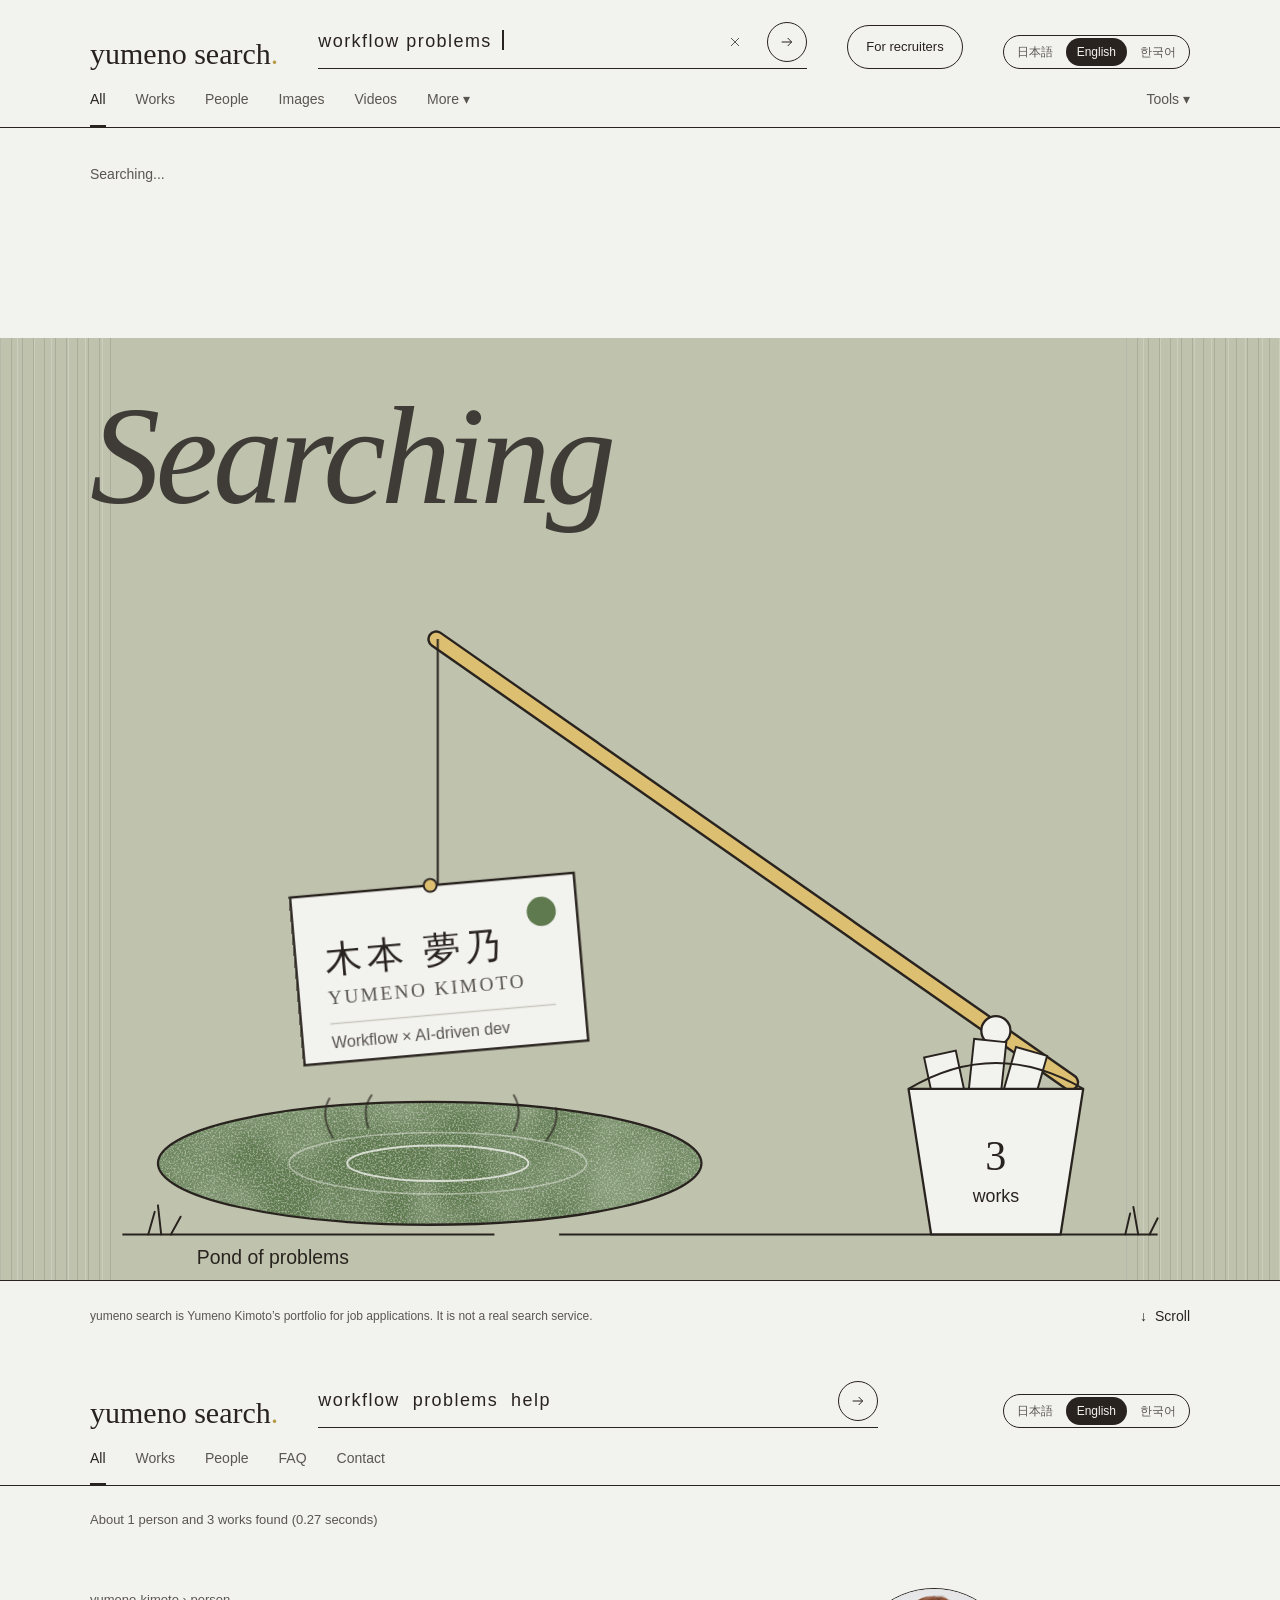
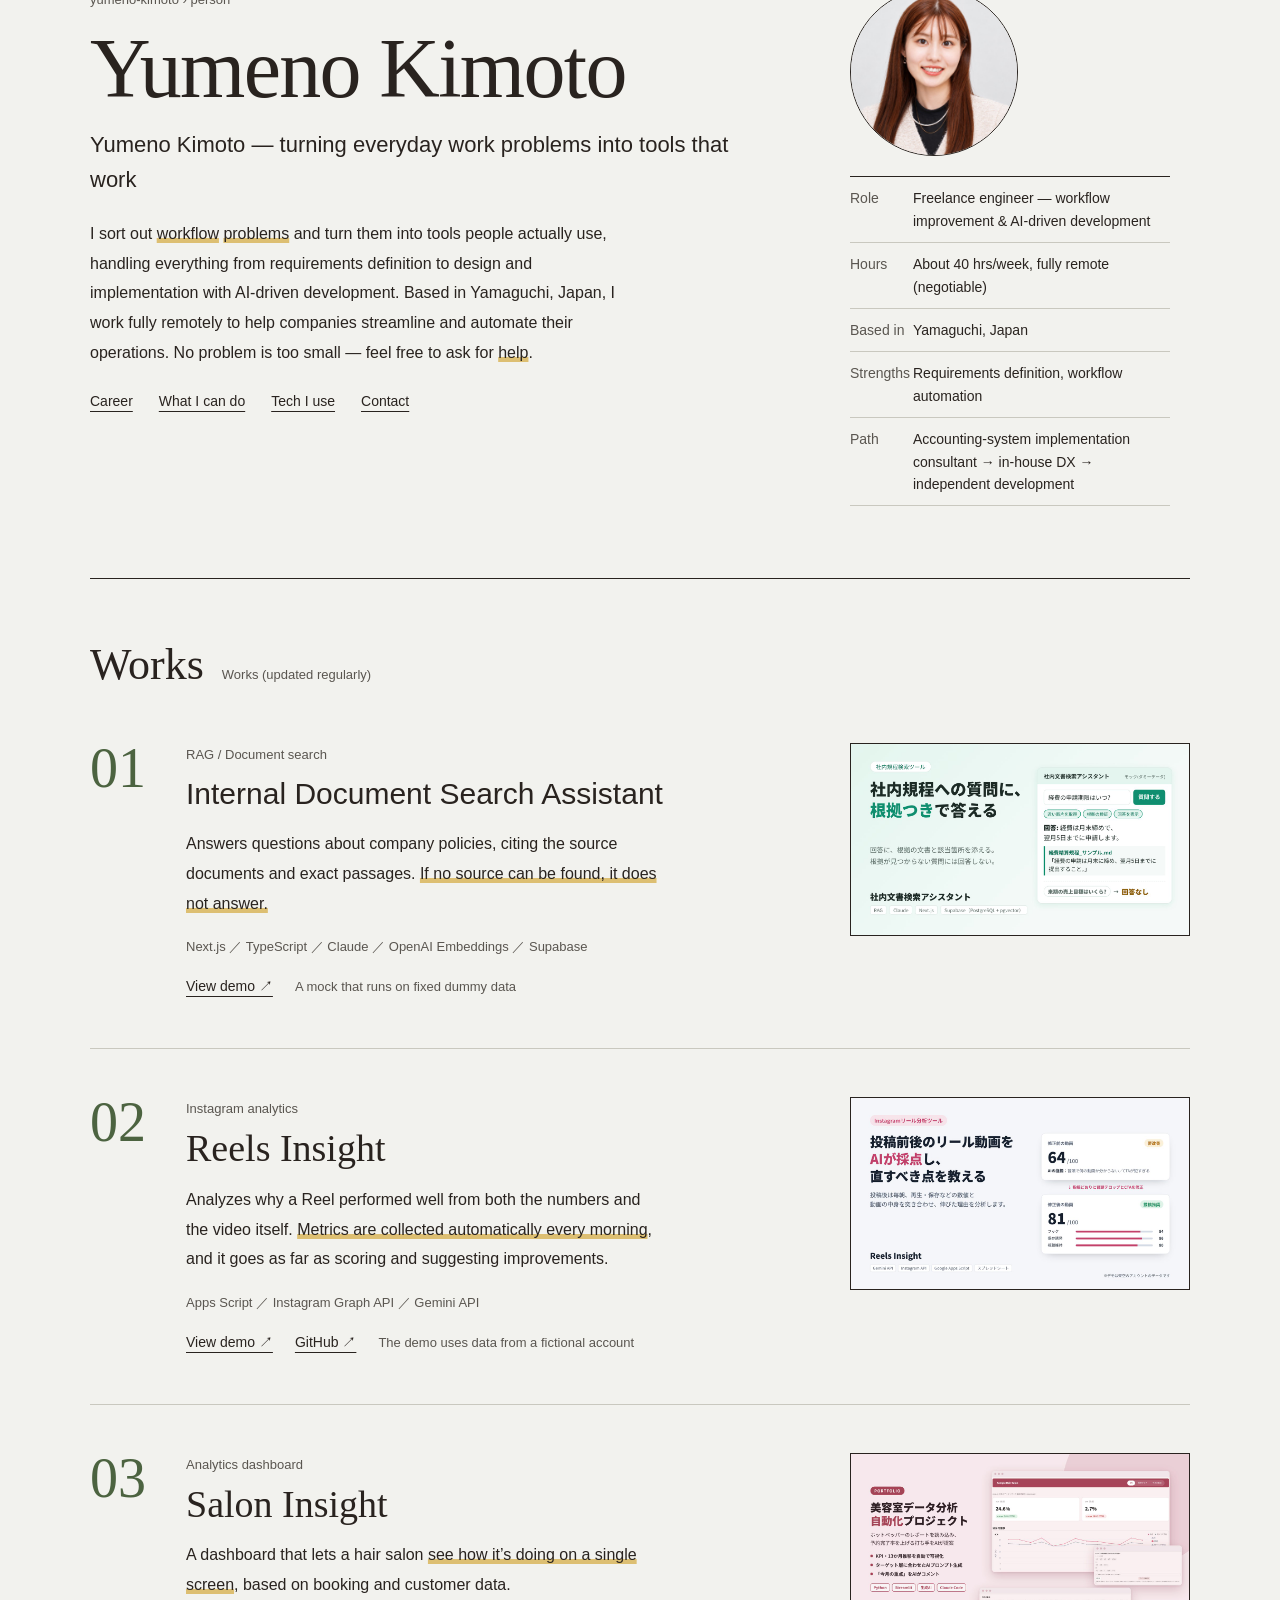
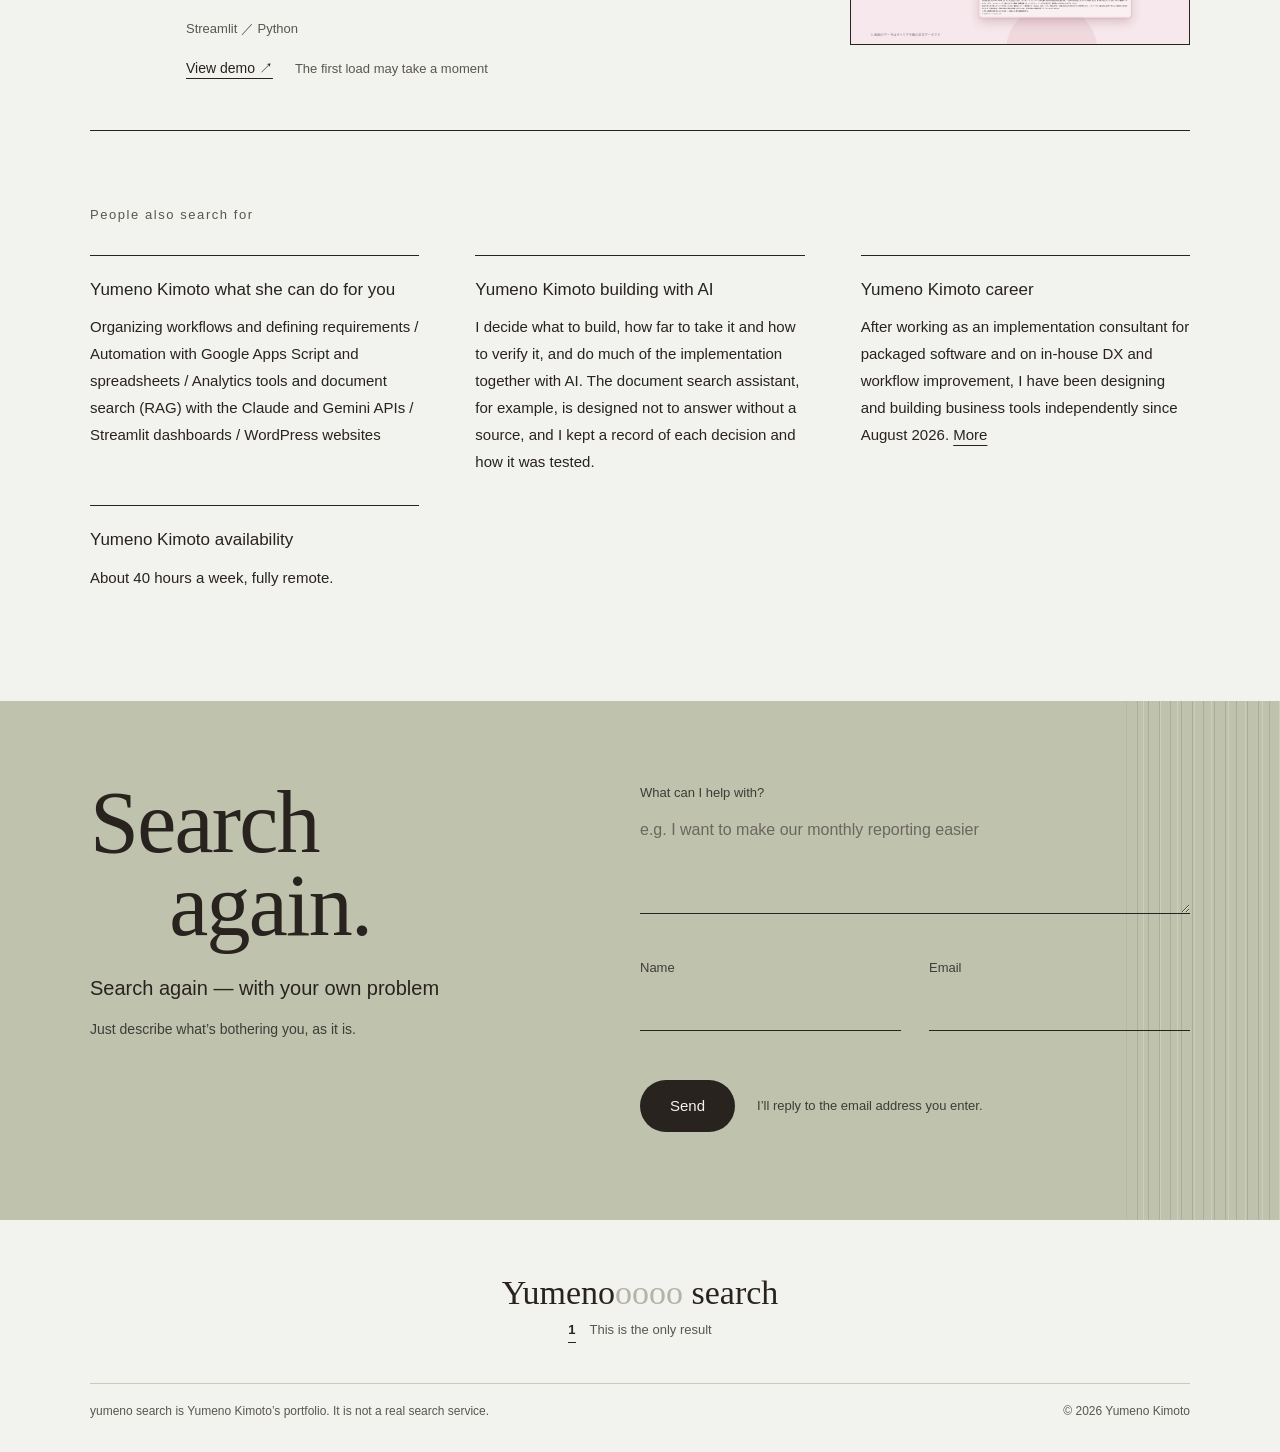
<file: index.html>
<!doctype html>
<html lang="ja">
<head>
<meta charset="utf-8">
<meta name="viewport" content="width=device-width, initial-scale=1, viewport-fit=cover">
<meta http-equiv="Content-Security-Policy" content="default-src 'self'; script-src 'self'; style-src 'self' 'unsafe-inline' https://fonts.googleapis.com; font-src https://fonts.gstatic.com; img-src 'self' data:; connect-src https://script.google.com https://script.googleusercontent.com; form-action 'none'; base-uri 'none'; object-src 'none'; upgrade-insecure-requests">
<meta name="referrer" content="strict-origin-when-cross-origin">
<title>木本夢乃｜山口県のフリーランスエンジニア（業務改善・AI駆動開発）</title>
<meta name="description" content="山口県を拠点に、フルリモートで業務改善・業務効率化を支援するフリーランスエンジニア、木本夢乃のポートフォリオ。要件定義から、Google Apps Scriptでの自動化、AI駆動開発での業務ツール・社内文書検索（RAG）・ダッシュボード開発まで担当します。">
<link rel="canonical" href="https://yumeyume90.github.io/portfolio/">
<meta name="author" content="木本夢乃">
<meta property="og:title" content="木本夢乃｜山口県のフリーランスエンジニア（業務改善・AI駆動開発）">
<meta property="og:description" content="「業務　困りごと　相談」で検索すると、木本夢乃と実績3件が見つかります。山口県を拠点に、フルリモートで業務改善を支援しています。">
<meta property="og:type" content="profile">
<meta property="og:url" content="https://yumeyume90.github.io/portfolio/">
<meta property="og:image" content="https://yumeyume90.github.io/portfolio/img/ogp.jpg">
<meta property="og:image:width" content="1200">
<meta property="og:image:height" content="630">
<meta property="og:image:alt" content="yumeno search ― 木本夢乃 山口県のフリーランスエンジニア（業務改善・AI駆動開発）">
<meta property="og:site_name" content="yumeno search">
<meta property="og:locale" content="ja_JP">
<meta name="twitter:card" content="summary_large_image">
<meta name="theme-color" content="#BFC2AC">
<link rel="preconnect" href="https://fonts.googleapis.com">
<link rel="preconnect" href="https://fonts.gstatic.com" crossorigin>
<link rel="stylesheet" href="https://fonts.googleapis.com/css2?family=DM+Serif+Display:ital@0;1&family=Noto+Sans+KR:wght@400;500;700&family=Zen+Kaku+Gothic+New:wght@300;400;500;700&display=swap">
<link rel="stylesheet" href="style.css">
<script type="application/ld+json">{"@context": "https://schema.org", "@graph": [{"@type": "ProfilePage", "@id": "https://yumeyume90.github.io/portfolio/#page", "url": "https://yumeyume90.github.io/portfolio/", "name": "木本夢乃 ポートフォリオ", "inLanguage": "ja", "mainEntity": {"@id": "https://yumeyume90.github.io/portfolio/#person"}}, {"@type": "Person", "@id": "https://yumeyume90.github.io/portfolio/#person", "name": "木本夢乃", "alternateName": ["Yumeno Kimoto", "木本 夢乃"], "jobTitle": "フリーランスエンジニア（業務改善・AI駆動開発）", "url": "https://yumeyume90.github.io/portfolio/", "image": "https://yumeyume90.github.io/portfolio/img/me.jpg", "description": "山口県を拠点に、フルリモートで業務改善・業務効率化を支援。要件定義からGoogle Apps Scriptでの業務自動化、AI駆動開発での業務ツール開発まで担当。", "address": {"@type": "PostalAddress", "addressRegion": "山口県", "addressCountry": "JP"}, "knowsAbout": ["業務改善", "業務効率化", "業務自動化", "要件定義", "AI駆動開発", "Google Apps Script", "RAG", "Streamlit", "Next.js", "TypeScript", "Python"], "sameAs": ["https://github.com/yumeyume90"]}]}</script>
<style>body{margin:0}[hidden]{display:none!important}img{max-width:100%}</style>
</head>
<body>
<!-- ===================== 01 検索トップ ＋ 02 検索結果 ===================== -->
<div id="main-view">
  <section id="top-view" aria-label="検索トップ">
    <header class="sh">
      <div class="in">
        <div class="sh-row">
          <a class="logo" href="#top">yumeno search<i>.</i></a>
          <div class="sbox-wrap">
            <form class="sbox" role="search" id="top-form">
              <label class="sr" for="q-typed">検索ワード</label>
              <div class="typed" id="q-typed" aria-live="off"><span id="typed">業務　困りごと　相談</span><span class="caret" aria-hidden="true"></span></div>
              <button type="button" class="icon-btn" id="replay" aria-label="消して、もう一度検索する" data-i18n-attr="aria-label:a.replay"><svg width="16" height="16" viewBox="0 0 24 24" aria-hidden="true"><path d="M6 6l12 12M18 6L6 18" stroke="currentColor" stroke-width="1.5"/></svg></button>
              <button type="submit" class="go" aria-label="検索する"><svg width="16" height="16" viewBox="0 0 24 24" aria-hidden="true"><path d="M4 12h15M13 6l6 6-6 6" fill="none" stroke="currentColor" stroke-width="1.5"/></svg></button>
            </form>
            <ul class="suggest pop" id="suggest" aria-label="検索候補" data-i18n="suggest" data-i18n-attr="aria-label:a.suggest" hidden>
              <li>業務　困りごと　相談<b>　どこに</b></li>
              <li>業務　困りごと　相談<b>　誰に頼む</b></li>
              <li>業務　困りごと　相談<b>　めんどくさい</b></li>
              <li><span class="dot" aria-hidden="true"></span><span style="flex:1">業務　困りごと　相談<b>　木本夢乃</b></span><span class="tag">人物</span></li>
            </ul>
          </div>
          <a class="pill" href="#profile" data-i18n="pill">採用担当の方へ</a>
          <div class="lang" role="group" aria-label="Language"><button type="button" data-lang="ja" lang="ja">日本語</button><button type="button" data-lang="en" lang="en">English</button><button type="button" data-lang="ko" lang="ko">한국어</button></div>
        </div>
        <nav class="tabs" aria-label="検索の種類">
          <a href="#top" aria-current="page" data-i18n="tab.all">すべて</a>
          <a href="#works" data-i18n="tab.works">実績</a>
          <a href="#profile" data-i18n="tab.person">人物</a>
          <span data-i18n="tab.img">画像</span>
          <span data-i18n="tab.video">動画</span>
          <span data-i18n="tab.more">もっと見る ▾</span>
          <span class="push" data-i18n="tab.tools">ツール ▾</span>
        </nav>
      </div>
    </header>

    <h1 class="sr" data-i18n="h1">木本夢乃｜山口県のフリーランスエンジニア（業務改善・AI駆動開発）</h1>
    <div class="found-area" id="top">
      <div class="in">
        <div class="found-row" data-found>
          <p class="pop" data-i18n="found"><b>業務　困りごと　相談</b> に一致する人が <span class="one">1</span> 件見つかりました！<br><a href="#results" class="ul go-link">スクロールしてください</a></p>
          <aside class="tips pop d1" aria-labelledby="tips-h">
            <h2 id="tips-h" data-i18n="tips.h">検索のヒント：</h2>
            <ul>
              <li data-i18n="tips.1">困りごとは、ふわっとしたままで大丈夫です</li>
              <li data-i18n="tips.2">「めんどくさい」も立派な検索ワードです</li>
              <li data-i18n="tips.3">AIで作った <span class="serif" style="font-size:16px">＝＝≠</span> 考えてない</li>
              <li data-i18n="tips.4">それでも見つからないときは、<a href="#contact" class="ul">本人に聞くのが早いです</a></li>
            </ul>
          </aside>
        </div>
        <p class="searching" data-searching data-i18n="searching" hidden>検索しています<span class="dots"><span>.</span><span>.</span><span>.</span></span></p>
      </div>
    </div>

    <section class="band" aria-label="見つかった人">
      <div class="stripes l" aria-hidden="true"></div>
      <div class="stripes r" aria-hidden="true"></div>
      <div class="in band-in">
        <p class="big" aria-hidden="true">
          <span class="pop" data-found>Found</span>
          <span class="pop d1 indent" data-found>you<span class="stop">.</span></span>
          <span class="searching-word" data-searching hidden>Searching</span>
        </p>
        <svg class="fish pop d2" data-found role="img" aria-label="困りごとの池から、木本夢乃の名刺が釣り上げられているイラスト" data-i18n-attr="aria-label:a.fish" viewBox="0 0 680 440">
          <defs>
            <filter id="moss" x="0" y="0" width="100%" height="100%">
              <feTurbulence type="fractalNoise" baseFrequency="0.02" numOctaves="3" seed="7" result="blot"/>
              <feColorMatrix in="blot" type="matrix" values="0 0 0 0 0.27  0 0 0 0 0.37  0 0 0 0 0.22  0 0 0 1.6 -0.55" result="blotC"/>
              <feTurbulence type="fractalNoise" baseFrequency="0.9" numOctaves="2" seed="3" result="grain"/>
              <feColorMatrix in="grain" type="matrix" values="0 0 0 0 0.78  0 0 0 0 0.84  0 0 0 0 0.68  0 0 0 1.1 -0.5" result="grainC"/>
              <feMerge result="m"><feMergeNode in="SourceGraphic"/><feMergeNode in="blotC"/><feMergeNode in="grainC"/></feMerge>
              <feComposite in="m" in2="SourceGraphic" operator="in"/>
            </filter>
            <clipPath id="above"><rect x="0" y="44" width="680" height="324"/></clipPath>
          </defs>
          <path d="M20 412 H250 M290 412 H660" stroke="#29231F" stroke-width="1.2" fill="none"/>
          <path d="M36 412 l4 -14 M44 412 l-2 -18 M50 412 l6 -11 M640 412 l3 -13 M648 412 l-3 -17 M655 412 l5 -10" stroke="#29231F" stroke-width="1.2" stroke-linecap="round" fill="none"/>
          <ellipse cx="210" cy="368" rx="168" ry="38" fill="#5F7A4F" filter="url(#moss)"/>
          <ellipse cx="210" cy="368" rx="168" ry="38" fill="none" stroke="#29231F" stroke-width="1.4"/>
          <ellipse cx="215" cy="368" rx="56" ry="11" fill="none" stroke="#F2F2EE" stroke-width="1.2" opacity="0.8"/>
          <ellipse cx="215" cy="368" rx="92" ry="19" fill="none" stroke="#F2F2EE" stroke-width="1" opacity="0.45"/>
          <text x="66" y="430" font-family="Zen Kaku Gothic New, sans-serif" font-size="12" fill="#29231F" data-i18n="svg.pond">困りごとの池</text>
          <g class="sway">
            <line x1="606" y1="318" x2="214" y2="44" stroke="#29231F" stroke-width="11" stroke-linecap="round"/>
            <line x1="606" y1="318" x2="214" y2="44" stroke="#DDBF72" stroke-width="8" stroke-linecap="round"/>
            <circle cx="560" cy="286" r="9" fill="#F2F2EE" stroke="#29231F" stroke-width="1.4"/>
          </g>
          <g clip-path="url(#above)">
            <g class="reel">
              <line x1="215" y1="-200" x2="215" y2="196" stroke="#29231F" stroke-width="1.2"/>
              <g transform="rotate(-5 215 250)">
                <rect x="128" y="196" width="176" height="104" fill="#F2F2EE" stroke="#29231F" stroke-width="1.5"/>
                <circle cx="215" cy="196" r="4" fill="#DDBF72" stroke="#29231F" stroke-width="1.2"/>
                <text x="146" y="244" font-family="Zen Kaku Gothic New, sans-serif" font-weight="500" font-size="23" letter-spacing="3" fill="#29231F">木本 夢乃</text>
                <text x="146" y="264" font-family="DM Serif Display, serif" font-size="12" letter-spacing="1.5" fill="#5A5650">YUMENO KIMOTO</text>
                <line x1="146" y1="276" x2="286" y2="276" stroke="#C9C8BF" stroke-width="1"/>
                <text x="146" y="291" font-family="Zen Kaku Gothic New, sans-serif" font-size="10" fill="#5A5650" data-i18n="svg.role">業務改善・AI駆動開発</text>
                <circle cx="282" cy="218" r="9" fill="#5F7A4F"/>
              </g>
            </g>
          </g>
          <path d="M150 352 q-8 -14 -2 -24 M172 346 q-4 -12 2 -20 M262 348 q6 -12 0 -22 M282 354 q8 -10 6 -20" stroke="#29231F" stroke-width="1.2" stroke-linecap="round" fill="none" opacity="0.7"/>
          <rect x="520" y="300" width="20" height="44" fill="#F2F2EE" stroke="#29231F" stroke-width="1.2" transform="rotate(-12 530 322)"/>
          <rect x="544" y="292" width="20" height="48" fill="#F2F2EE" stroke="#29231F" stroke-width="1.2" transform="rotate(6 554 316)"/>
          <rect x="566" y="298" width="20" height="44" fill="#F2F2EE" stroke="#29231F" stroke-width="1.2" transform="rotate(16 576 320)"/>
          <path d="M506 322 H614 L600 412 H520 Z" fill="#F2F2EE" stroke="#29231F" stroke-width="1.4" stroke-linejoin="round"/>
          <path d="M506 322 Q560 290 614 322" fill="none" stroke="#29231F" stroke-width="1.2"/>
          <text x="560" y="372" text-anchor="middle" font-family="DM Serif Display, serif" font-size="26" fill="#29231F">3</text>
          <text x="560" y="392" text-anchor="middle" font-family="Zen Kaku Gothic New, sans-serif" font-size="11" fill="#29231F" data-i18n="svg.works">実績</text>
        </svg>
      </div>
      <div class="band-foot">
        <div class="in">
          <small data-i18n="note.app">yumeno search は木本夢乃の応募用ポートフォリオです。実在の検索サービスではありません。</small>
          <a class="scroll-cue" href="#results" data-i18n="scroll"><span class="bob" aria-hidden="true">↓</span>スクロール</a>
        </div>
      </div>
    </section>
  </section>

  <!-- 02 検索結果 -->
  <section id="results" aria-label="検索結果">
    <header class="sh">
      <div class="in">
        <div class="sh-row">
          <a class="logo" href="#top">yumeno search<i>.</i></a>
          <div class="sbox-wrap">
            <form class="sbox" role="search" id="res-form">
              <label class="sr" for="q2">検索ワード</label>
              <input id="q2" type="search" value="業務　困りごと　相談" autocomplete="off">
              <button type="submit" class="go" aria-label="検索"><svg width="16" height="16" viewBox="0 0 24 24" aria-hidden="true"><path d="M4 12h15M13 6l6 6-6 6" fill="none" stroke="currentColor" stroke-width="1.5"/></svg></button>
            </form>
          </div>
  <div class="lang push" role="group" aria-label="Language"><button type="button" data-lang="ja" lang="ja">日本語</button><button type="button" data-lang="en" lang="en">English</button><button type="button" data-lang="ko" lang="ko">한국어</button></div>
        </div>
        <nav class="tabs" aria-label="検索結果の種類">
          <a href="#results" aria-current="page" data-i18n="tab.all">すべて</a>
          <a href="#works" data-i18n="tab.works">実績</a>
          <a href="#profile" data-i18n="tab.person">人物</a>
          <a href="#faq" data-i18n="tab.faq">よくある質問</a>
          <a href="#contact" data-i18n="tab.contact">相談する</a>
        </nav>
      </div>
    </header>

    <div class="in">
      <p class="stats" data-i18n="stats">約 1 人・3 件の実績が見つかりました（0.27 秒）</p>

      <div class="person">
        <article>
          <p class="crumb" data-i18n="crumb">yumeno-kimoto › 人物</p>
          <h2>
            <a class="rt" href="#profile">Yumeno Kimoto</a>
            <span class="sub" data-i18n="sub">木本夢乃 ─ 業務の困りごとを、使える道具にする人</span>
          </h2>
          <p class="lead" data-i18n="lead"><span class="mk">業務</span>の<span class="mk">困りごと</span>を整理して、使えるツールに変える仕事をしています。要件定義から設計・実装まで、AI駆動開発で担当します。山口県を拠点に、フルリモートで全国の企業の業務効率化・業務自動化をお手伝いしています。小さなことでも、まずはお気軽にご<span class="mk">相談</span>ください。</p>
          <div class="sublinks">
            <a class="ul" href="#profile" data-i18n="sl.career">経歴</a>
            <a class="ul" href="#skills" data-i18n="sl.skills">できること</a>
            <a class="ul" href="#tech" data-i18n="sl.tech">使っている技術</a>
            <a class="ul" href="#contact" data-i18n="tab.contact">相談する</a>
          </div>
        </article>
        <aside class="card" aria-label="木本夢乃について" data-i18n-attr="aria-label:a.card">
          <img class="me" src="img/me.jpg" alt="木本夢乃の写真" data-i18n-attr="alt:a.photo" width="168" height="168">
          <dl data-i18n="card">
            <dt>肩書き</dt><dd>業務改善・AI駆動開発のフリーランス</dd>
            <dt>稼働</dt><dd>週40時間程度・フルリモート（応相談）</dd>
            <dt>拠点</dt><dd>山口県</dd>
            <dt>得意</dt><dd>要件定義・業務の自動化</dd>
            <dt>経歴</dt><dd>会計システム導入コンサルタント → 社内DX → 個人開発</dd>
          </dl>
        </aside>
      </div>

      <section id="works" aria-labelledby="works-h">
        <h2 class="sec-h" id="works-h"><span class="serif">Works</span><small data-i18n="works.sub">実績（随時更新）</small></h2>
        <ol class="works">
          <li class="work">
            <div class="work-main">
              <span class="work-no" aria-hidden="true">01</span>
              <div>
                <p class="kind" data-i18n="w1.kind">RAG ／ 文書検索</p>
                <h3><a class="rt" href="https://yumeyume90.github.io/docsearch-insight/" target="_blank" rel="noopener" data-i18n="w1.title">社内文書検索アシスタント</a></h3>
                <p class="desc" data-i18n="w1.desc">社内規程への質問に、根拠となる文書と該当箇所を添えて答えます。<span class="mk">根拠が見つからない質問には答えません。</span></p>
                <p class="stack">Next.js ／ TypeScript ／ Claude ／ OpenAI Embeddings ／ Supabase</p>
                <p class="acts"><a class="ul" href="https://yumeyume90.github.io/docsearch-insight/" target="_blank" rel="noopener" data-i18n="demo">デモを見る ↗</a><small data-i18n="w1.note">固定のダミーデータで動くモックです</small></p>
              </div>
            </div>
            <a class="shot" href="https://yumeyume90.github.io/docsearch-insight/" target="_blank" rel="noopener" tabindex="-1"><img src="img/works-docsearch.jpg" alt="社内文書検索アシスタントのサムネイル。社内規程への質問に、根拠つきで答える" data-i18n-attr="alt:a.w1" width="1280" height="720" loading="lazy" decoding="async"></a>
          </li>
          <li class="work">
            <div class="work-main">
              <span class="work-no" aria-hidden="true">02</span>
              <div>
                <p class="kind" data-i18n="w2.kind">Instagram 分析</p>
                <h3 class="serif"><a class="rt" href="https://yumeyume90.github.io/reels-insight/" target="_blank" rel="noopener">Reels Insight</a></h3>
                <p class="desc" data-i18n="w2.desc">リールが伸びた理由を、数値と動画の中身から分析します。<span class="mk">数値は毎朝自動で取得し</span>、採点と改善案まで出します。</p>
                <p class="stack">Apps Script ／ Instagram Graph API ／ Gemini API</p>
                <p class="acts"><a class="ul" href="https://yumeyume90.github.io/reels-insight/" target="_blank" rel="noopener" data-i18n="demo">デモを見る ↗</a><a class="ul" href="https://github.com/yumeyume90/reels-insight" target="_blank" rel="noopener">GitHub ↗</a><small data-i18n="w2.note">デモは架空のアカウントのデータです</small></p>
              </div>
            </div>
            <a class="shot" href="https://yumeyume90.github.io/reels-insight/" target="_blank" rel="noopener" tabindex="-1"><img src="img/works-reels.jpg" alt="Reels Insightのサムネイル。投稿前後のリール動画をAIが採点し、直すべき点を教える" data-i18n-attr="alt:a.w2" width="1280" height="720" loading="lazy" decoding="async"></a>
          </li>
          <li class="work">
            <div class="work-main">
              <span class="work-no" aria-hidden="true">03</span>
              <div>
                <p class="kind" data-i18n="w3.kind">データ分析ダッシュボード</p>
                <h3 class="serif"><a class="rt" href="https://salon-insight-demo.streamlit.app/" target="_blank" rel="noopener">Salon Insight</a></h3>
                <p class="desc" data-i18n="w3.desc">美容室の予約・顧客データをもとに、<span class="mk">サロンの状況を一画面で確認できる</span>ダッシュボードです。</p>
                <p class="stack">Streamlit ／ Python</p>
                <p class="acts"><a class="ul" href="https://salon-insight-demo.streamlit.app/" target="_blank" rel="noopener" data-i18n="demo">デモを見る ↗</a><small data-i18n="w3.note">初回の表示に時間がかかることがあります</small></p>
              </div>
            </div>
            <a class="shot" href="https://salon-insight-demo.streamlit.app/" target="_blank" rel="noopener" tabindex="-1"><img src="img/works-salon.jpg" alt="Salon Insightのサムネイル。美容室データ分析の自動化プロジェクト" data-i18n-attr="alt:a.w3" width="1280" height="720" loading="lazy" decoding="async"></a>
          </li>
        </ol>
      </section>

      <section id="faq" aria-labelledby="faq-h">
        <h2 class="eyebrow" id="faq-h" data-i18n="faq.h">他の人はこちらも検索</h2>
        <div class="faq-grid" data-i18n="faq">
          <div>
            <h3>木本夢乃　頼める仕事</h3>
            <p>業務の整理と要件定義／Google Apps Script・スプレッドシートでの自動化／Claude・Gemini APIを使った分析ツール、文書検索（RAG）／Streamlitのダッシュボード／WordPressのサイト制作</p>
          </div>
          <div>
            <h3>木本夢乃　AIと作るとは</h3>
            <p>何を作るか、どこまで作るか、どう確かめるかは私が決め、実装の多くをAIと進めています。社内文書検索では、根拠のない質問には答えない設計にし、判断の記録と検証方法も残しています。</p>
          </div>
          <div>
            <h3>木本夢乃　経歴</h3>
            <p>パッケージソフトの導入コンサルタント、社内DX・業務改善を経て、2026年8月から個人で業務ツールの設計・開発をしています。<a class="ul" href="#profile">くわしく</a></p>
          </div>
          <div>
            <h3>木本夢乃　稼働時間</h3>
            <p>週40時間程度、フルリモートで稼働できます。</p>
          </div>
        </div>
      </section>
    </div>

    <section id="contact" aria-labelledby="contact-h">
      <div class="stripes" aria-hidden="true"></div>
      <div class="in contact-in">
        <div>
          <h2 id="contact-h">
            <span class="serif">Search<br><span>again.</span></span>
            <span class="ja" data-i18n="contact.sub">あなたの困りごとで、検索し直す</span>
          </h2>
          <p class="note" data-i18n="contact.note">いま困っていることを、そのまま書いてください。</p>
        </div>
        <form class="cform" id="contact-form" novalidate>
          <div class="f">
            <label for="c-body" data-i18n="f.body">ご相談内容</label>
            <textarea id="c-body" class="fld" rows="3" maxlength="2000" placeholder="例：毎月の集計作業を楽にしたい" data-i18n-attr="placeholder:f.ph"></textarea>
            <p class="err" id="e-body" aria-live="polite"></p>
          </div>
          <div class="two">
            <div class="f"><label for="c-name" data-i18n="f.name">お名前</label><input id="c-name" class="fld" type="text" autocomplete="name" maxlength="50"><p class="err" id="e-name" aria-live="polite"></p></div>
            <div class="f"><label for="c-mail" data-i18n="f.mail">メールアドレス</label><input id="c-mail" class="fld" type="email" autocomplete="email" maxlength="254"><p class="err" id="e-mail" aria-live="polite"></p></div>
          </div>
          <div class="hp" aria-hidden="true">
            <label for="c-website">この欄は空のままにしてください</label>
            <input id="c-website" name="website" type="text" tabindex="-1" autocomplete="off">
          </div>
          <div class="send-row">
            <button type="submit" class="dark-btn" id="c-send" data-i18n="f.send">この内容で相談する</button>
            <small data-i18n="f.reply">返信はご入力のメールアドレスにお送りします。</small>
          </div>
          <p class="status" id="c-status" role="status" hidden></p>
        </form>
      </div>
    </section>

    <footer class="in foot">
      <nav class="pager" aria-label="ページ送り">
        <div class="serif" aria-hidden="true">Yumeno<span>oooo</span> search</div>
        <p><b aria-current="page">1</b><span style="color:var(--muted)" data-i18n="pager">結果はこの1件だけです</span></p>
      </nav>
      <div class="legal">
        <span data-i18n="legal">yumeno search は木本夢乃のポートフォリオです。実在の検索サービスではありません。</span>
        <span>© 2026 Yumeno Kimoto</span>
      </div>
    </footer>
  </section>
</div>

<!-- ===================== 03 人物 ===================== -->
<div id="profile-view" hidden>
  <section class="p-hero" aria-labelledby="name-h">
    <div class="stripes l" aria-hidden="true"></div>
    <div class="stripes r" aria-hidden="true"></div>
    <div class="floor" aria-hidden="true"></div>
    <div class="p-photo">
      <svg aria-hidden="true" viewBox="0 0 600 600">
        <defs>
          <filter id="moss2" x="0" y="0" width="100%" height="100%">
            <feTurbulence type="fractalNoise" baseFrequency="0.011" numOctaves="3" seed="12" result="blot"/>
            <feColorMatrix in="blot" type="matrix" values="0 0 0 0 0.27  0 0 0 0 0.37  0 0 0 0 0.22  0 0 0 1.6 -0.55" result="blotC"/>
            <feTurbulence type="fractalNoise" baseFrequency="0.85" numOctaves="2" seed="5" result="grain"/>
            <feColorMatrix in="grain" type="matrix" values="0 0 0 0 0.78  0 0 0 0 0.84  0 0 0 0 0.68  0 0 0 1.1 -0.5" result="grainC"/>
            <feMerge result="m"><feMergeNode in="SourceGraphic"/><feMergeNode in="blotC"/><feMergeNode in="grainC"/></feMerge>
            <feComposite in="m" in2="SourceGraphic" operator="in"/>
          </filter>
        </defs>
        <circle cx="300" cy="300" r="300" fill="#6A8559" filter="url(#moss2)"/>
      </svg>
      <img class="me-big" src="img/me.jpg" alt="木本夢乃の写真" data-i18n-attr="alt:a.photo" width="800" height="800">
    </div>
    <header class="in p-head" style="max-width:none">
      <a class="logo" href="#top">yumeno search</a>
      <a class="ul" href="#results" style="font-size:13px" data-i18n="back">← 検索結果に戻る</a>
      <div class="lang" role="group" aria-label="Language"><button type="button" data-lang="ja" lang="ja">日本語</button><button type="button" data-lang="en" lang="en">English</button><button type="button" data-lang="ko" lang="ko">한국어</button></div>
    </header>
    <div class="p-name">
      <p class="kicker" data-i18n="kicker">人物 ／ 山口県の業務改善・AI駆動開発のフリーランスエンジニア</p>
      <h2 id="name-h" class="p-h">
        <span class="serif">Yumeno</span>
        <span class="serif k">Kimoto</span>
        <span class="ja">木本 夢乃</span>
      </h2>
    </div>
  </section>

  <main class="in p-main">
    <p class="p-lead" data-i18n="plead">業務を理解し、技術でより良い形に変えていくことを仕事にしています。導入コンサルタントとして要件定義や顧客折衝を経験したあと、社内DXで業務改善に取り組み、現在は山口県を拠点に、AI駆動開発で業務ツールを作っています。</p>

    <section class="p-sec" aria-labelledby="career-h">
      <h2 class="sec-h" id="career-h"><span class="serif">Career</span><small data-i18n="career.sub">経歴</small></h2>
      <ol class="career" data-i18n="career">
        <li>
          <span class="when">2026.08 —</span>
          <div class="what"><p class="role">個人開発・フリーランス</p><p class="d">業務ツールの設計・開発。2026年9月から本格的にスクールでAI駆動開発の概念を学びながら実践中。</p></div>
        </li>
        <li>
          <span class="when">2026.02 — 07</span>
          <div class="what"><p class="role">事業会社　社内DX・業務改善</p><p class="d">公式LINEとGoogleフォームで交通費精算をシステム化し、<span class="mk">月次作業時間を50%削減</span>。</p></div>
        </li>
        <li>
          <span class="when">2023.09 — 2025.12</span>
          <div class="what"><p class="role">ソフトウェア会社　導入コンサルタント</p><p class="d">パッケージソフトの導入で、要件定義・顧客折衝・進捗管理〜データ移行・環境構築・テスト・運用保守を一気通貫して担当。</p></div>
        </li>
      </ol>
    </section>

    <div class="two-col">
      <section id="skills" aria-labelledby="sk-h">
        <h2 class="sec-h" id="sk-h" style="margin-bottom:24px"><span class="serif">Skills</span><small data-i18n="sl.skills">できること</small></h2>
        <ol class="skills" data-i18n="skills">
          <li><span class="serif">1</span>業務の整理と要件定義</li>
          <li><span class="serif">2</span>Google Apps Script・スプレッドシートなどを活用した業務自動化</li>
          <li><span class="serif">3</span>各APIを使った分析ツール、文書検索（RAG）の開発</li>
          <li><span class="serif">4</span>Streamlitでのダッシュボード開発</li>
          <li><span class="serif">5</span>WordPressでのサイト制作</li>
        </ol>
      </section>
      <section id="tech" aria-labelledby="tc-h">
        <h2 class="sec-h" id="tc-h" style="margin-bottom:24px"><span class="serif">Tools</span><small data-i18n="sl.tech">使っている技術</small></h2>
        <p class="tools">Next.js, TypeScript, Python, Streamlit, Supabase, Google Apps Script, Claude, Gemini API, OpenAI API, WordPress</p>
      </section>
    </div>

    <section class="workstyle" aria-labelledby="work-h">
      <h2 id="work-h" data-i18n="ws.h">働き方</h2>
      <p data-i18n="ws.p">週40時間程度、フルリモートで稼働できます。</p>
    </section>

    <div class="p-cta">
      <a class="dark-btn" href="#contact" data-i18n="cta">この人に相談する</a>
      <a class="ul" href="#works" style="font-size:15px" data-i18n="seeworks">実績を見る</a>
    </div>
  </main>

  <footer class="in" style="max-width:1060px; padding-top:40px; padding-bottom:30px">
    <div class="legal">
      <span data-i18n="legal">yumeno search は木本夢乃のポートフォリオです。実在の検索サービスではありません。</span>
      <span>© 2026 Yumeno Kimoto</span>
    </div>
  </footer>
</div>
<script src="i18n.js"></script>
<script src="main.js"></script>
</body>
</html>
</file>
<file: style.css>
/* Layout: yumeno search. 01 検索トップ → 02 検索結果 を1本のスクロールで、03 人物は #profile で切り替え。単一のライトな見た目。 */
:root {
  --bg: #F2F2EE;
  --sage: #BFC2AC;
  --fg: #29231F;
  --muted: #5A5650;
  --muted-2: #3F3C37;
  --moss: #6A8559;
  --moss-dk: #4C6340;
  --mustard: #DDBF72;
  --mustard-dk: #B89A45;
  --rule: #C9C8BF;
  --rule-2: #DAD9D0;
  --ph: #C9CBB8;
  --err: #8E2F25;
  --serif: "DM Serif Display", "Times New Roman", serif;
  --sans: "Zen Kaku Gothic New", "Noto Sans KR", "Hiragino Sans", "Yu Gothic", "Apple SD Gothic Neo", sans-serif;
  color-scheme: light;
}
* { box-sizing: border-box; }
body { background: var(--bg); color: var(--fg); font-family: var(--sans); font-size: 16px; line-height: 1.85; word-break: auto-phrase; }
a { color: var(--fg); }
a:hover { color: var(--moss-dk); }
:focus-visible { outline: 2px solid var(--moss-dk); outline-offset: 3px; }
.in {
  max-width: 1180px; margin: 0 auto;
  padding-left: max(clamp(16px, 4vw, 40px), env(safe-area-inset-left, 0px));
  padding-right: max(clamp(16px, 4vw, 40px), env(safe-area-inset-right, 0px));
}
.serif { font-family: var(--serif); font-weight: 400; }
.ul { text-underline-offset: 5px; text-decoration-thickness: 1px; }
.mk { text-decoration: underline; text-decoration-color: var(--mustard); text-decoration-thickness: 5px; text-underline-offset: -1px; text-decoration-skip-ink: none; }
.rt { text-decoration: none; background-image: linear-gradient(var(--fg), var(--fg)); background-size: 0% 1px; background-position: 0 100%; background-repeat: no-repeat; transition: background-size .3s ease; }
.rt:hover { background-size: 100% 1px; color: var(--fg); }
.stripes { background-image: repeating-linear-gradient(90deg, rgba(41,35,31,.13) 0 1px, transparent 1px 11px), repeating-linear-gradient(90deg, rgba(255,255,255,.22) 0 1px, transparent 1px 17px); }
.ph { background-color: var(--ph); background-image: repeating-linear-gradient(90deg, rgba(41,35,31,.08) 0 1px, transparent 1px 12px); display: grid; place-items: center; text-align: center; font-size: 13px; color: var(--muted-2); line-height: 1.5; }
.sr { position: absolute; width: 1px; height: 1px; overflow: hidden; clip: rect(0 0 0 0); white-space: nowrap; }
.logo { font-family: var(--serif); font-size: 30px; line-height: 1; text-decoration: none; white-space: nowrap; }
.logo i { font-style: normal; color: var(--mustard-dk); }

/* ---------- search header ---------- */
.sh { border-bottom: 1px solid var(--fg); position: relative; z-index: 4; }
#results > .sh { position: sticky; top: env(safe-area-inset-top, 0px); z-index: 20; background: var(--bg); }
body::before { content: ""; position: fixed; inset: 0 0 auto; height: env(safe-area-inset-top, 0px); z-index: 21; background: var(--bg); }
#works, #faq, #contact { scroll-margin-top: 150px; }
.sh .in { padding-top: 22px; display: flex; flex-direction: column; gap: 14px; }
.sh-row { display: flex; align-items: flex-end; flex-wrap: wrap; gap: 14px 40px; }
.sbox-wrap { position: relative; flex: 1 1 340px; max-width: 560px; min-width: 0; }
.sbox { display: flex; align-items: center; gap: 12px; border-bottom: 1px solid var(--fg); padding-bottom: 6px; }
.sbox input, .sbox .typed { flex: 1; min-width: 0; border: 0; background: transparent; font: inherit; font-size: 18px; font-weight: 500; letter-spacing: 0.08em; color: var(--fg); outline: none; white-space: nowrap; overflow: hidden; padding: 0; }
.caret { display: inline-block; width: 1.5px; height: 1.1em; background: var(--fg); margin-left: 4px; vertical-align: -0.15em; animation: blink 1.1s steps(1) infinite; }
@keyframes blink { 50% { opacity: 0; } }
.icon-btn { flex: none; width: 40px; height: 40px; border: 0; background: none; color: var(--muted); cursor: pointer; display: grid; place-items: center; padding: 0; }
.go { flex: none; width: 40px; height: 40px; border: 1px solid var(--fg); border-radius: 50%; background: transparent; color: var(--fg); cursor: pointer; display: grid; place-items: center; padding: 0; transition: background .2s ease, color .2s ease; }
.go:hover { background: var(--fg); color: var(--bg); }
.suggest { position: absolute; left: 0; right: 0; top: calc(100% + 1px); z-index: 5; margin: 0; padding: 4px 0; list-style: none; background: var(--bg); border: 1px solid var(--fg); border-top: 0; font-size: 15px; line-height: 1.5; }
.suggest li { padding: 9px 16px; border-bottom: 1px solid var(--rule-2); }
.suggest li:last-child { border-bottom: 0; display: flex; align-items: center; gap: 12px; background: var(--sage); }
.suggest .dot { flex: none; width: 12px; height: 12px; border-radius: 50%; background: var(--moss-dk); }
.suggest .tag { font-size: 11px; border: 1px solid var(--fg); border-radius: 999px; padding: 0 8px; }
.pill { margin-left: auto; font-size: 13px; text-decoration: none; border: 1px solid var(--fg); border-radius: 999px; padding: 9px 18px; white-space: nowrap; }
.tabs { display: flex; gap: 30px; font-size: 14px; overflow-x: auto; scrollbar-width: none; }
.tabs a, .tabs span { text-decoration: none; padding: 4px 0 12px; color: var(--muted); white-space: nowrap; border-bottom: 2px solid transparent; }
.tabs [aria-current="page"] { color: var(--fg); border-bottom-color: var(--fg); font-weight: 500; }
.tabs .push { margin-left: auto; }

/* ---------- 01 top ---------- */
#top-view { display: flex; flex-direction: column; }
.found-area .in { padding-top: 34px; padding-bottom: 40px; min-height: 210px; }
.found-row { display: flex; flex-wrap: wrap; gap: 24px 80px; align-items: flex-start; }
.found-row > p { flex: 999 1 460px; margin: 0; font-size: 17px; line-height: 1.7; }
.found-row .one { font-family: var(--serif); font-size: 32px; line-height: 1; vertical-align: -4px; }
.found-row .go-link { font-size: 20px; font-weight: 500; }
.tips { flex: 1 1 360px; max-width: 440px; border-top: 1px solid var(--fg); padding-top: 12px; }
.tips h2 { margin: 0 0 4px; font-size: 13px; font-weight: 700; }
.tips ul { margin: 0; padding-left: 1.1em; font-size: 14px; line-height: 1.85; }
.searching { margin: 0; font-size: 14px; color: var(--muted); }
.dots span { animation: dot 1.2s ease-in-out infinite; }
.dots span:nth-child(2) { animation-delay: .2s; } .dots span:nth-child(3) { animation-delay: .4s; }
@keyframes dot { 0%, 100% { opacity: .2; } 50% { opacity: 1; } }

.band { position: relative; overflow: hidden; background: var(--sage); }
.band .stripes.l { position: absolute; left: 0; top: 0; bottom: 0; width: 9%; }
.band .stripes.r { position: absolute; right: 0; top: 0; bottom: 0; width: 12%; }
.band-in { position: relative; padding-top: 56px; display: flex; flex-wrap: wrap; align-items: flex-end; gap: 10px 0; min-height: 500px; }
.big { flex: 1 1 420px; margin: 0 0 40px; position: relative; z-index: 2; font-family: var(--serif); font-weight: 400; font-size: clamp(72px, 11vw, 150px); line-height: 0.88; letter-spacing: -0.035em; }
.big span { display: block; }
.big .indent { padding-left: 1.1em; }
.big .stop { display: inline; color: var(--mustard); }
.big .searching-word { font-style: italic; color: var(--muted-2); }
.fish { flex: 1 1 520px; width: min(640px, 100%); max-width: 100%; height: auto; overflow: visible; }
.band-foot { position: relative; background: var(--bg); border-top: 1px solid var(--fg); }
.band-foot .in { padding-top: 14px; padding-bottom: 20px; display: flex; justify-content: space-between; align-items: center; flex-wrap: wrap; gap: 8px 24px; }
.band-foot small { font-size: 12px; color: var(--muted); }
.scroll-cue { display: inline-flex; align-items: center; gap: 8px; min-height: 44px; font-size: 14px; font-weight: 500; text-decoration: none; }

/* ---------- 02 results ---------- */
.stats { margin: 0; padding-top: 22px; font-size: 13px; color: var(--muted); }
.person { display: flex; flex-wrap: wrap; gap: 48px 80px; padding: 56px 0 72px; border-bottom: 1px solid var(--fg); align-items: flex-start; }
.person article { flex: 999 1 520px; min-width: 0; max-width: 680px; }
.crumb { margin: 0 0 14px; font-size: 13px; color: var(--muted); }
.person h2 { margin: 0 0 22px; font-weight: 400; }
.person h2 .rt { font-family: var(--serif); font-size: clamp(48px, 7vw, 84px); line-height: 1; letter-spacing: -0.02em; }
.person h2 .sub { display: block; margin-top: 16px; font-size: 22px; font-weight: 500; line-height: 1.6; }
.person .lead { margin: 0; max-width: 34em; }
.sublinks { display: flex; flex-wrap: wrap; gap: 6px 26px; margin-top: 22px; font-size: 14px; }
.card { flex: 1 1 280px; max-width: 320px; display: flex; flex-direction: column; gap: 20px; }
.card .ph { width: 168px; height: 168px; border-radius: 50%; font-size: 12px; }
.card .me { width: 168px; height: 168px; border-radius: 50%; object-fit: cover; display: block; border: 1px solid var(--fg); }
.p-photo .me-big { position: absolute; inset: 7%; width: 86%; height: 86%; border-radius: 50%; object-fit: cover; border: 1px solid var(--fg); }
.card dl { margin: 0; display: grid; grid-template-columns: 4.5em minmax(0, 1fr); font-size: 14px; line-height: 1.6; border-top: 1px solid var(--fg); }
.card dt, .card dd { margin: 0; padding: 10px 0; border-bottom: 1px solid var(--rule); }
.card dt { color: var(--muted); }

.sec-h { margin: 0 0 8px; display: flex; align-items: baseline; gap: 18px; font-weight: 400; }
.sec-h .serif { font-size: 44px; line-height: 1; }
.sec-h small { font-size: 13px; color: var(--muted); }
#works { padding-top: 64px; }
.works { list-style: none; margin: 0; padding: 0; }
.work { display: flex; flex-wrap: wrap; gap: 28px 64px; padding: 48px 0; border-bottom: 1px solid var(--rule); }
.work:last-child { border-bottom-color: var(--fg); }
.work-main { flex: 999 1 420px; min-width: 0; display: grid; grid-template-columns: 76px minmax(0, 1fr); gap: 0 20px; align-content: start; }
.work-no { font-family: var(--serif); font-size: 56px; line-height: 0.9; color: var(--moss-dk); }
.work .kind { margin: 0 0 6px; font-size: 13px; color: var(--muted); }
.work h3 { margin: 0 0 14px; font-size: 30px; font-weight: 500; line-height: 1.4; }
.work h3.serif { font-size: 38px; line-height: 1.15; }
.work .desc { margin: 0 0 18px; max-width: 30em; }
.work .stack { margin: 0 0 16px; font-size: 13px; color: var(--muted); line-height: 1.7; }
.work .acts { margin: 0; font-size: 14px; display: flex; flex-wrap: wrap; align-items: baseline; gap: 4px 22px; }
.work .acts small { font-size: 13px; color: var(--muted); }
.work > .ph { flex: 1 1 300px; max-width: 420px; aspect-ratio: 4 / 3; padding: 16px; }
.shot { flex: 1 1 340px; max-width: 480px; display: block; align-self: flex-start; border: 1px solid var(--fg); background: var(--ph); overflow: hidden; }
.shot img { display: block; width: 100%; height: auto; aspect-ratio: 16 / 9; object-fit: cover; transition: transform .4s ease; }
.shot:hover img { transform: scale(1.03); }

#faq { padding: 72px 0 80px; }
.eyebrow { margin: 0 0 28px; font-size: 13px; font-weight: 400; letter-spacing: 0.12em; color: var(--muted); }
.faq-grid { display: grid; grid-template-columns: repeat(auto-fit, minmax(min(320px, 100%), 1fr)); gap: 0 56px; }
.faq-grid > div { border-top: 1px solid var(--fg); padding: 18px 0 30px; }
.faq-grid h3 { margin: 0 0 8px; font-size: 17px; font-weight: 500; }
.faq-grid p { margin: 0; font-size: 15px; line-height: 1.8; }

#contact { background: var(--sage); position: relative; overflow: hidden; }
#contact .stripes { position: absolute; right: 0; top: 0; bottom: 0; width: 12%; }
.contact-in { position: relative; padding-top: 80px; padding-bottom: 88px; display: flex; flex-wrap: wrap; gap: 40px 80px; }
.contact-in > div { flex: 1 1 340px; }
.contact-in h2 { margin: 0; font-weight: 400; }
.contact-in h2 .serif { display: block; font-size: clamp(56px, 7vw, 88px); line-height: 0.95; letter-spacing: -0.02em; }
.contact-in h2 .serif span { padding-left: 0.9em; }
.contact-in h2 .ja { display: block; margin-top: 22px; font-size: 20px; font-weight: 500; }
.contact-in .note { margin: 10px 0 0; font-size: 14px; color: var(--muted-2); }
.cform { flex: 1 1 420px; max-width: 560px; display: flex; flex-direction: column; gap: 22px; }
.cform .f { display: flex; flex-direction: column; }
.cform label { font-size: 13px; color: var(--muted-2); }
.cform .two { display: grid; grid-template-columns: repeat(auto-fit, minmax(min(200px, 100%), 1fr)); gap: 22px 28px; }
.fld { font: inherit; color: var(--fg); background: transparent; border: 0; border-bottom: 1px solid var(--fg); border-radius: 0; padding: 10px 0; width: 100%; }
.fld:focus { outline: none; border-bottom: 2px solid var(--moss-dk); }
.fld::placeholder { color: #6B675F; }
textarea.fld { resize: vertical; }
.err { margin: 4px 0 0; font-size: 13px; color: var(--err); min-height: 1.2em; }
.send-row { display: flex; align-items: center; flex-wrap: wrap; gap: 12px 22px; margin-top: 8px; }
.dark-btn { display: inline-flex; align-items: center; min-height: 52px; padding: 0 30px; border: 0; border-radius: 999px; background: var(--fg); color: var(--bg); font: inherit; font-size: 15px; font-weight: 500; cursor: pointer; text-decoration: none; }
.dark-btn:hover { background: var(--moss-dk); color: var(--bg); }
.send-row small { font-size: 13px; color: var(--muted-2); }
.status { margin: 0; font-size: 14px; border-top: 1px solid var(--fg); padding-top: 12px; }

.foot { padding-top: 56px; padding-bottom: 30px; display: flex; flex-direction: column; gap: 40px; }
.pager { display: flex; flex-direction: column; align-items: center; gap: 8px; }
.pager .serif { font-size: 34px; line-height: 1; text-align: center; }
.pager .serif span { color: #B5B3A8; }
.pager p { margin: 0; font-size: 13px; display: flex; gap: 14px; align-items: baseline; }
.pager b { border-bottom: 1px solid var(--fg); }
.legal { display: flex; justify-content: space-between; flex-wrap: wrap; gap: 6px 24px; font-size: 12px; color: var(--muted); border-top: 1px solid var(--rule); padding-top: 16px; }

/* ---------- 03 profile ---------- */
.p-hero { position: relative; overflow: hidden; background: var(--sage); min-height: 680px; display: flex; flex-direction: column; }
.p-hero .stripes.l { position: absolute; left: 0; top: 0; bottom: 0; width: 9%; }
.p-hero .stripes.r { position: absolute; right: 0; top: 0; bottom: 0; width: 12%; }
.p-hero .floor { position: absolute; left: 0; right: 0; bottom: 0; height: 120px; background: var(--bg); }
.p-photo { position: absolute; left: calc(50% - 40px); top: 210px; width: min(430px, 80vw); aspect-ratio: 1 / 1; z-index: 1; }
.p-photo svg { display: block; width: 100%; height: 100%; }
@media (min-width: 1100px) { .p-photo { left: auto; right: 10%; top: 120px; width: min(330px, 28vw); } }
@media (max-width: 1099px) {
  .p-head { order: 1; } .p-name { order: 2; }
  .p-photo { order: 3; position: relative; left: auto; top: auto; width: min(360px, 76vw); margin: 32px auto 0; }
  .p-hero { min-height: 0; }
}
.p-head { position: relative; z-index: 2; display: flex; justify-content: space-between; align-items: center; flex-wrap: wrap; gap: 12px; padding-top: 22px; padding-bottom: 22px; }
.p-head .logo { font-size: 22px; }
.p-name { position: relative; z-index: 2; padding: 40px max(clamp(16px, 11vw, 150px), env(safe-area-inset-right, 0px)) 0 max(clamp(16px, 11vw, 150px), env(safe-area-inset-left, 0px)); }
.p-name .kicker { margin: 0 0 14px; font-size: 13px; letter-spacing: 0.08em; color: var(--muted-2); }
.p-name .p-h { margin: 0; font-weight: 400; }
.p-name .p-h .serif { display: block; font-size: clamp(72px, 14vw, 184px); line-height: 0.88; letter-spacing: -0.035em; }
.p-name .p-h .k { padding-left: 1.2em; white-space: nowrap; }
.p-name .p-h .ja { display: block; margin-top: 26px; font-size: 22px; font-weight: 500; letter-spacing: 0.2em; }
.p-main { max-width: 1060px; padding-top: 72px; padding-bottom: 40px; }
.p-lead { margin: 0; max-width: 30em; font-size: clamp(20px, 2.4vw, 26px); line-height: 1.85; }
.p-sec { margin-top: 96px; }
.p-sec .sec-h { margin-bottom: 24px; }
.career { list-style: none; margin: 0; padding: 0; border-top: 1px solid var(--fg); }
.career li { display: grid; grid-template-columns: repeat(auto-fit, minmax(min(220px, 100%), 1fr)); gap: 6px 40px; padding: 26px 0; border-bottom: 1px solid var(--rule); }
.career li:last-child { border-bottom-color: var(--fg); }
.career .when { font-family: var(--serif); font-size: 22px; line-height: 1.5; }
.career .what { grid-column: span 2; min-width: 0; }
.career .role { margin: 0; font-size: 19px; font-weight: 500; }
.career .d { margin: 4px 0 0; font-size: 15px; color: var(--muted); }
.career .d .mk { color: var(--fg); font-weight: 500; }
.two-col { display: grid; grid-template-columns: repeat(auto-fit, minmax(min(380px, 100%), 1fr)); gap: 72px; margin-top: 96px; }
.skills { list-style: none; margin: 0; padding: 0; border-top: 1px solid var(--fg); }
.skills li { display: flex; gap: 18px; padding: 13px 0; border-bottom: 1px solid var(--rule); }
.skills li:last-child { border-bottom-color: var(--fg); }
.skills .serif { color: var(--moss-dk); }
.tools { margin: 0; border-top: 1px solid var(--fg); padding-top: 16px; font-family: var(--serif), var(--sans); font-size: 26px; line-height: 1.55; }
.workstyle { margin-top: 96px; padding: 40px 0; border-top: 1px solid var(--fg); border-bottom: 1px solid var(--fg); display: flex; flex-wrap: wrap; align-items: baseline; gap: 12px 48px; }
.workstyle h2 { margin: 0; font-size: 13px; font-weight: 400; color: var(--muted); letter-spacing: 0.12em; }
.workstyle p { margin: 0; font-size: clamp(22px, 3vw, 32px); font-weight: 500; line-height: 1.5; }
.p-cta { display: flex; flex-wrap: wrap; gap: 14px 28px; align-items: center; margin-top: 56px; }

/* ---------- motion ---------- */
@media (prefers-reduced-motion: no-preference) {
  html { scroll-behavior: smooth; }
  .pop { animation: pop .45s ease both; }
  .d1 { animation-delay: .15s; } .d2 { animation-delay: .3s; }
  @keyframes pop { from { opacity: 0; transform: translateY(8px); } to { opacity: 1; transform: none; } }
  .reel { animation: reel 1.6s cubic-bezier(.25,.9,.3,1.15) .45s both; }
  @keyframes reel { from { transform: translateY(150px); } to { transform: none; } }
  .sway { transform-origin: 600px 300px; animation: sway 3.2s ease-in-out infinite; }
  @keyframes sway { 50% { transform: rotate(-1.5deg); } }
  .bob { display: inline-block; animation: bob 1.4s ease-in-out infinite; }
  @keyframes bob { 50% { transform: translateY(4px); } }
}
@media (prefers-reduced-motion: reduce) { .caret, .dots span { animation: none; } }
@media (max-width: 640px) {
  .pill { margin-left: 0; }
  .work-main { grid-template-columns: 52px minmax(0, 1fr); gap: 0 14px; }
  .work-no { font-size: 40px; }
  .work h3 { font-size: 24px; } .work h3.serif { font-size: 32px; }
  .band-in { min-height: 0; }
}
.hp { position: absolute; left: -10000px; top: auto; width: 1px; height: 1px; overflow: hidden; }
.dark-btn[disabled] { opacity: .55; cursor: progress; }
.status.ok { border-top-color: var(--moss-dk); }
.status.ng { color: var(--err); border-top-color: var(--err); }

/* ---------- language switch ---------- */
.lang { display: inline-flex; align-items: center; gap: 2px; padding: 2px; border: 1px solid var(--fg); border-radius: 999px; font-size: 12px; line-height: 1; flex: none; }
.lang button { font: inherit; color: var(--muted); background: transparent; border: 0; border-radius: 999px; padding: 8px 11px; cursor: pointer; }
.lang button:hover { color: var(--fg); }
.lang button[aria-pressed="true"] { background: var(--fg); color: var(--bg); }
.sh-row .lang.push { margin-left: auto; }
.p-head .lang { margin-left: auto; }
html:lang(ko) body { font-family: "Noto Sans KR", var(--sans); }
html:lang(ko) .big, html:lang(ko) .serif { word-break: keep-all; }
html:lang(ko) body, html:lang(ko) .lead, html:lang(ko) .p-lead { word-break: keep-all; }
</file>
